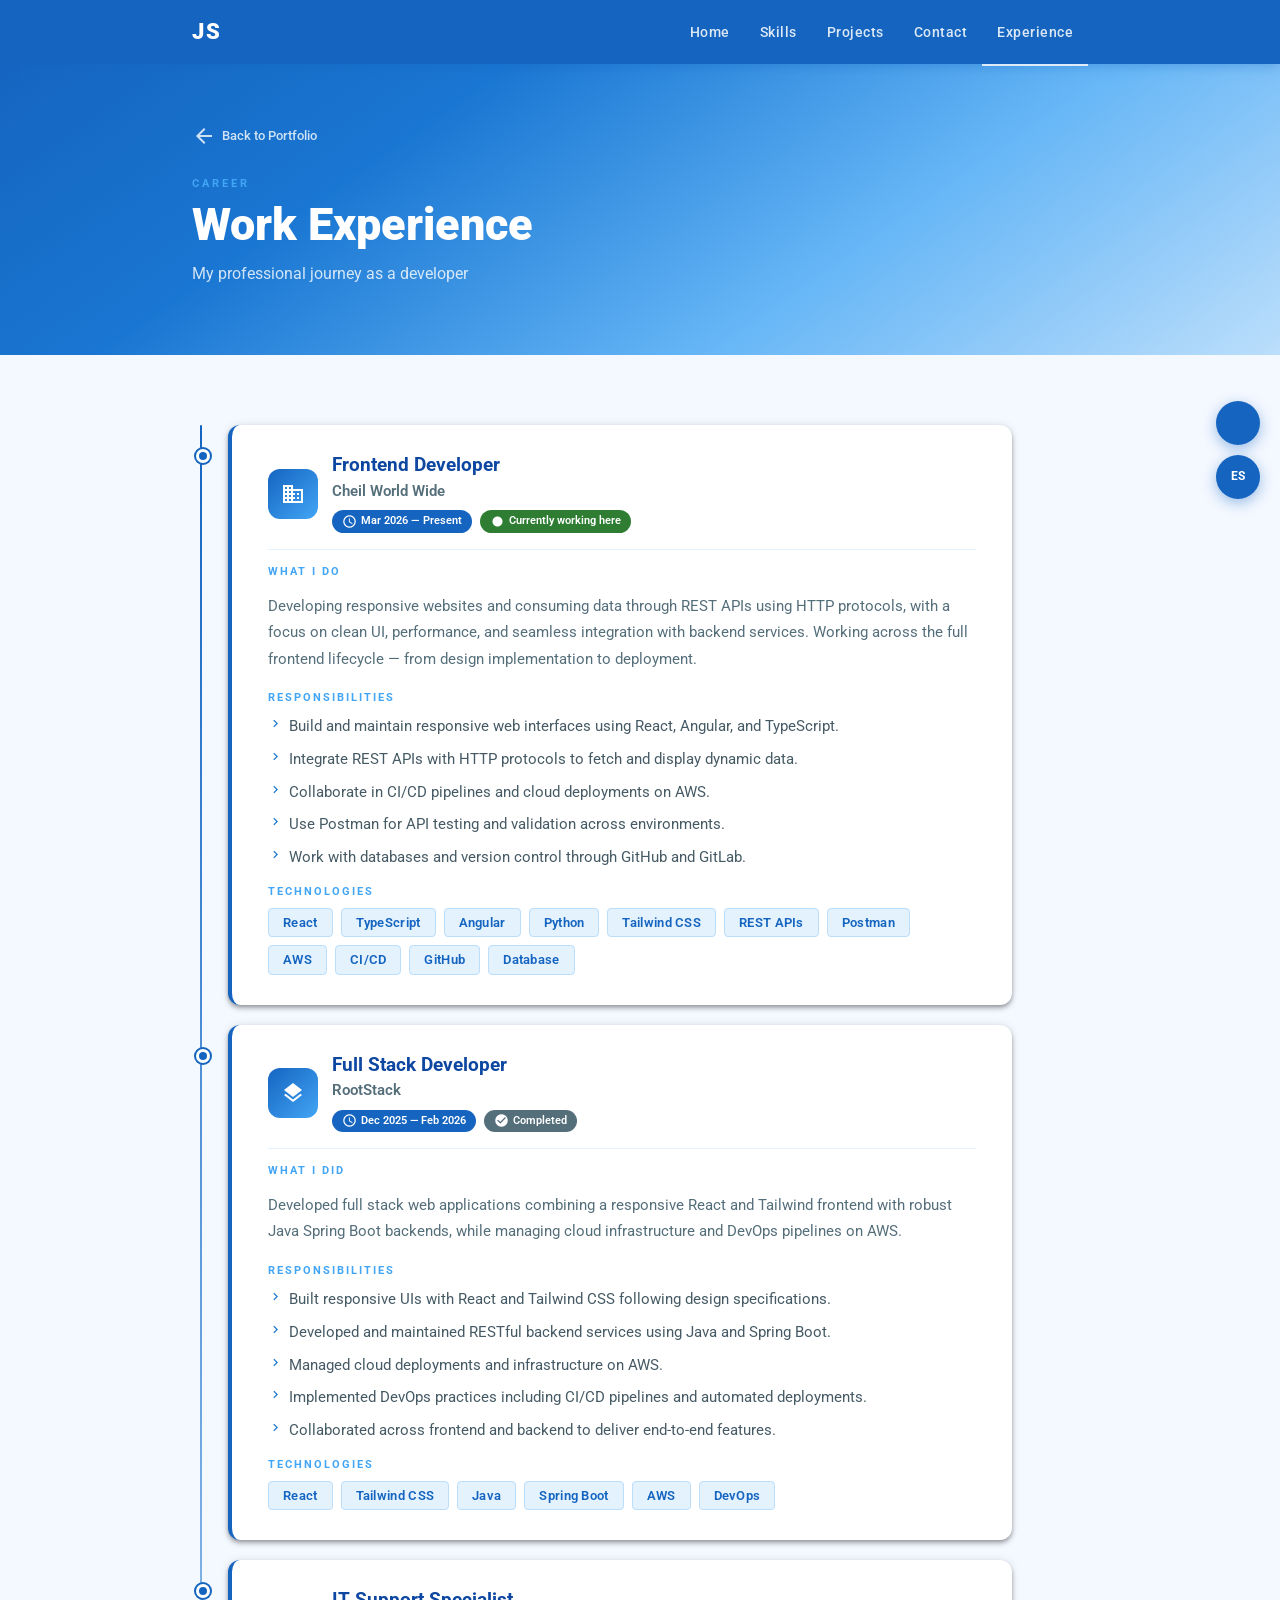
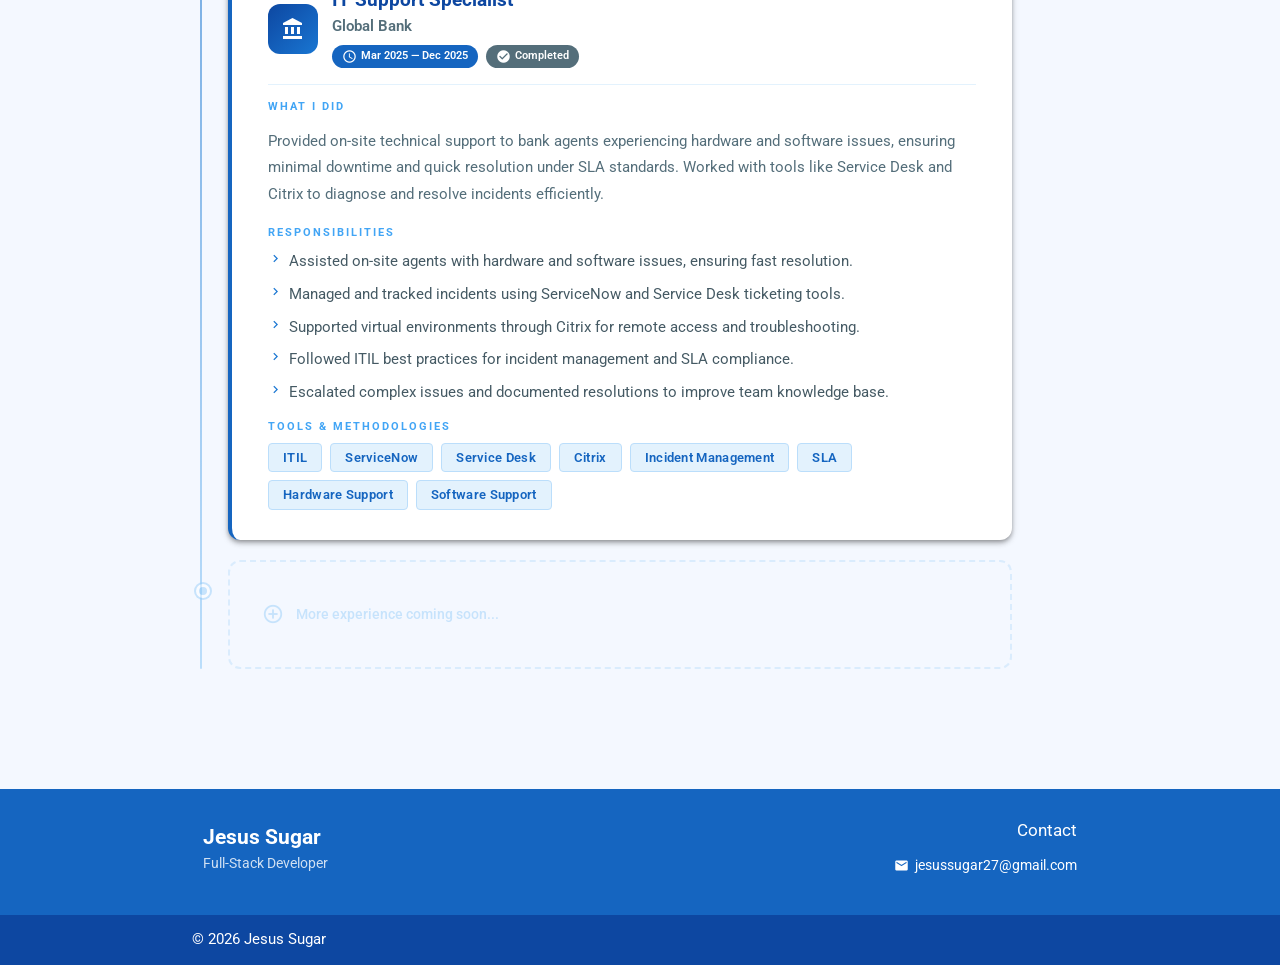
<file: experience.html>
<!DOCTYPE html>
<html lang="en">
<head>
    <meta charset="UTF-8">
    <meta name="viewport" content="width=device-width, initial-scale=1.0">
    <meta name="description" content="Jesus Sugar - Work Experience">
    <link rel="stylesheet" href="https://cdnjs.cloudflare.com/ajax/libs/materialize/1.0.0/css/materialize.min.css">
    <link href="https://fonts.googleapis.com/icon?family=Material+Icons" rel="stylesheet">
    <link href="https://fonts.googleapis.com/css2?family=Roboto:wght@300;400;500;700;900&display=swap" rel="stylesheet">
    <link rel="stylesheet" href="Style.css">
    <link rel="stylesheet" href="experience.css">
    <title>Experience - Jesus Sugar</title>
</head>
<body>

    <header>
        <nav class="top-nav">
            <div class="nav-wrapper container">
                <a href="index.html" class="brand-logo">JS</a>
                <a href="#" data-target="mobile-nav-exp" class="sidenav-trigger right">
                    <i class="material-icons">menu</i>
                </a>
                <ul class="right hide-on-med-and-down">
                    <li><a href="index.html#hero"           data-i18n="nav.home">Home</a></li>
                    <li><a href="index.html#technologies"   data-i18n="nav.skills">Skills</a></li>
                    <li><a href="index.html#projects"       data-i18n="nav.projects">Projects</a></li>
                    <li><a href="index.html#contact"        data-i18n="nav.contact">Contact</a></li>
                    <li><a href="experience.html" class="nav-active" data-i18n="nav.experience">Experience</a></li>
                </ul>
            </div>
        </nav>
        <ul class="sidenav" id="mobile-nav-exp">
            <li><a href="index.html#hero"           data-i18n="nav.home">Home</a></li>
            <li><a href="index.html#technologies"   data-i18n="nav.skills">Skills</a></li>
            <li><a href="experience.html"           data-i18n="nav.experience">Experience</a></li>
            <li><a href="index.html#projects"       data-i18n="nav.projects">Projects</a></li>
            <li><a href="index.html#contact"        data-i18n="nav.contact">Contact</a></li>
        </ul>
    </header>

    <main>

        <section class="exp-page-hero">
            <div class="container">
                <a href="index.html" class="back-link">
                    <i class="material-icons">arrow_back</i>
                    <span data-i18n="exp.backlink">Back to Portfolio</span>
                </a>
                <span class="section-label" data-i18n="exp.career">CAREER</span>
                <h1 class="exp-page-title" data-i18n="exp.title">Work Experience</h1>
                <p class="exp-page-subtitle" data-i18n="exp.subtitle">My professional journey as a developer</p>
            </div>
        </section>

        <section class="exp-timeline-section">
            <div class="container">
                <div class="timeline exp-full-timeline">

                    <!-- Cheil World Wide -->
                    <div class="timeline-item">
                        <div class="timeline-dot"></div>
                        <div class="timeline-card exp-card-full z-depth-2">
                            <div class="exp-card-top">
                                <div class="exp-card-logo"><i class="material-icons">business</i></div>
                                <div class="exp-card-meta">
                                    <h2 class="exp-role-large" data-i18n="exp.cheil.role">Frontend Developer</h2>
                                    <p class="exp-company-large">Cheil World Wide</p>
                                    <div class="exp-meta-row">
                                        <span class="exp-badge"><i class="material-icons tiny">schedule</i> Mar 2026 — <span data-i18n="exp.present">Present</span></span>
                                        <span class="exp-badge exp-badge-green"><i class="material-icons tiny">fiber_manual_record</i> <span data-i18n="exp.badge.current">Currently working here</span></span>
                                    </div>
                                </div>
                            </div>
                            <div class="exp-divider"></div>
                            <h6 class="exp-section-label" data-i18n="exp.whatido">What I do</h6>
                            <p class="exp-description-full" data-i18n="exp.cheil.desc">Developing responsive websites and consuming data through REST APIs using HTTP protocols, with a focus on clean UI, performance, and seamless integration with backend services. Working across the full frontend lifecycle — from design implementation to deployment.</p>
                            <h6 class="exp-section-label" data-i18n="exp.resp">Responsibilities</h6>
                            <ul class="exp-bullets">
                                <li><i class="material-icons tiny">chevron_right</i><span data-i18n="exp.cheil.b1">Build and maintain responsive web interfaces using React, Angular, and TypeScript.</span></li>
                                <li><i class="material-icons tiny">chevron_right</i><span data-i18n="exp.cheil.b2">Integrate REST APIs with HTTP protocols to fetch and display dynamic data.</span></li>
                                <li><i class="material-icons tiny">chevron_right</i><span data-i18n="exp.cheil.b3">Collaborate in CI/CD pipelines and cloud deployments on AWS.</span></li>
                                <li><i class="material-icons tiny">chevron_right</i><span data-i18n="exp.cheil.b4">Use Postman for API testing and validation across environments.</span></li>
                                <li><i class="material-icons tiny">chevron_right</i><span data-i18n="exp.cheil.b5">Work with databases and version control through GitHub and GitLab.</span></li>
                            </ul>
                            <h6 class="exp-section-label" data-i18n="exp.tech">Technologies</h6>
                            <div class="exp-tags exp-tags-large">
                                <span class="exp-tag">React</span><span class="exp-tag">TypeScript</span><span class="exp-tag">Angular</span>
                                <span class="exp-tag">Python</span><span class="exp-tag">Tailwind CSS</span><span class="exp-tag">REST APIs</span>
                                <span class="exp-tag">Postman</span><span class="exp-tag">AWS</span><span class="exp-tag">CI/CD</span>
                                <span class="exp-tag">GitHub</span><span class="exp-tag">Database</span>
                            </div>
                        </div>
                    </div>

                    <!-- RootStack -->
                    <div class="timeline-item">
                        <div class="timeline-dot"></div>
                        <div class="timeline-card exp-card-full z-depth-2">
                            <div class="exp-card-top">
                                <div class="exp-card-logo"><i class="material-icons">layers</i></div>
                                <div class="exp-card-meta">
                                    <h2 class="exp-role-large" data-i18n="exp.root.role">Full Stack Developer</h2>
                                    <p class="exp-company-large">RootStack</p>
                                    <div class="exp-meta-row">
                                        <span class="exp-badge"><i class="material-icons tiny">schedule</i> Dec 2025 — Feb 2026</span>
                                        <span class="exp-badge exp-badge-gray"><i class="material-icons tiny">check_circle</i> <span data-i18n="exp.badge.completed">Completed</span></span>
                                    </div>
                                </div>
                            </div>
                            <div class="exp-divider"></div>
                            <h6 class="exp-section-label" data-i18n="exp.whatidid">What I did</h6>
                            <p class="exp-description-full" data-i18n="exp.root.desc">Developed full stack web applications combining a responsive React and Tailwind frontend with robust Java Spring Boot backends, while managing cloud infrastructure and DevOps pipelines on AWS.</p>
                            <h6 class="exp-section-label" data-i18n="exp.resp">Responsibilities</h6>
                            <ul class="exp-bullets">
                                <li><i class="material-icons tiny">chevron_right</i><span data-i18n="exp.root.b1">Built responsive UIs with React and Tailwind CSS following design specifications.</span></li>
                                <li><i class="material-icons tiny">chevron_right</i><span data-i18n="exp.root.b2">Developed and maintained RESTful backend services using Java and Spring Boot.</span></li>
                                <li><i class="material-icons tiny">chevron_right</i><span data-i18n="exp.root.b3">Managed cloud deployments and infrastructure on AWS.</span></li>
                                <li><i class="material-icons tiny">chevron_right</i><span data-i18n="exp.root.b4">Implemented DevOps practices including CI/CD pipelines and automated deployments.</span></li>
                                <li><i class="material-icons tiny">chevron_right</i><span data-i18n="exp.root.b5">Collaborated across frontend and backend to deliver end-to-end features.</span></li>
                            </ul>
                            <h6 class="exp-section-label" data-i18n="exp.tech">Technologies</h6>
                            <div class="exp-tags exp-tags-large">
                                <span class="exp-tag">React</span><span class="exp-tag">Tailwind CSS</span>
                                <span class="exp-tag">Java</span><span class="exp-tag">Spring Boot</span>
                                <span class="exp-tag">AWS</span><span class="exp-tag">DevOps</span>
                            </div>
                        </div>
                    </div>

                    <!-- Global Bank -->
                    <div class="timeline-item">
                        <div class="timeline-dot"></div>
                        <div class="timeline-card exp-card-full z-depth-2">
                            <div class="exp-card-top">
                                <div class="exp-card-logo exp-card-logo-bank"><i class="material-icons">account_balance</i></div>
                                <div class="exp-card-meta">
                                    <h2 class="exp-role-large" data-i18n="exp.bank.role">IT Support Specialist</h2>
                                    <p class="exp-company-large">Global Bank</p>
                                    <div class="exp-meta-row">
                                        <span class="exp-badge"><i class="material-icons tiny">schedule</i> Mar 2025 — Dec 2025</span>
                                        <span class="exp-badge exp-badge-gray"><i class="material-icons tiny">check_circle</i> <span data-i18n="exp.badge.completed">Completed</span></span>
                                    </div>
                                </div>
                            </div>
                            <div class="exp-divider"></div>
                            <h6 class="exp-section-label" data-i18n="exp.whatidid">What I did</h6>
                            <p class="exp-description-full" data-i18n="exp.bank.desc">Provided on-site technical support to bank agents experiencing hardware and software issues, ensuring minimal downtime and quick resolution under SLA standards. Worked with tools like Service Desk and Citrix to diagnose and resolve incidents efficiently.</p>
                            <h6 class="exp-section-label" data-i18n="exp.resp">Responsibilities</h6>
                            <ul class="exp-bullets">
                                <li><i class="material-icons tiny">chevron_right</i><span data-i18n="exp.bank.b1">Assisted on-site agents with hardware and software issues, ensuring fast resolution.</span></li>
                                <li><i class="material-icons tiny">chevron_right</i><span data-i18n="exp.bank.b2">Managed and tracked incidents using ServiceNow and Service Desk ticketing tools.</span></li>
                                <li><i class="material-icons tiny">chevron_right</i><span data-i18n="exp.bank.b3">Supported virtual environments through Citrix for remote access and troubleshooting.</span></li>
                                <li><i class="material-icons tiny">chevron_right</i><span data-i18n="exp.bank.b4">Followed ITIL best practices for incident management and SLA compliance.</span></li>
                                <li><i class="material-icons tiny">chevron_right</i><span data-i18n="exp.bank.b5">Escalated complex issues and documented resolutions to improve team knowledge base.</span></li>
                            </ul>
                            <h6 class="exp-section-label" data-i18n="exp.bank.tools">Tools &amp; Methodologies</h6>
                            <div class="exp-tags exp-tags-large">
                                <span class="exp-tag">ITIL</span><span class="exp-tag">ServiceNow</span><span class="exp-tag">Service Desk</span>
                                <span class="exp-tag">Citrix</span><span class="exp-tag">Incident Management</span><span class="exp-tag">SLA</span>
                                <span class="exp-tag">Hardware Support</span><span class="exp-tag">Software Support</span>
                            </div>
                        </div>
                    </div>

                    <!-- Ghost -->
                    <div class="timeline-item timeline-item-ghost">
                        <div class="timeline-dot timeline-dot-ghost"></div>
                        <div class="timeline-card-ghost">
                            <i class="material-icons">add_circle_outline</i>
                            <p data-i18n="exp.ghost">More experience coming soon...</p>
                        </div>
                    </div>

                </div>
            </div>
        </section>

    </main>

    <footer id="contact" class="page-footer blue darken-3">
        <div class="container">
            <div class="row">
                <div class="col s12 m6">
                    <h5 class="white-text footer-name">Jesus Sugar</h5>
                    <p class="white-text footer-role" data-i18n="footer.role">Full-Stack Developer</p>
                </div>
                <div class="col s12 m6 right-align-on-desktop">
                    <h6 class="white-text" data-i18n="footer.contact">Contact</h6>
                    <p><a href="mailto:jesussugar27@gmail.com" class="white-text footer-link"><i class="material-icons tiny">email</i> jesussugar27@gmail.com</a></p>
                </div>
            </div>
        </div>
        <div class="footer-copyright blue darken-4">
            <div class="container white-text">&copy; 2026 Jesus Sugar</div>
        </div>
    </footer>

    <script src="https://cdnjs.cloudflare.com/ajax/libs/materialize/1.0.0/js/materialize.min.js"></script>
    <script src="main.js"></script>
</body>
</html>
</file>
<file: Style.css>
/* ─── Global ─────────────────────────────────────────────── */
*, *::before, *::after {
    box-sizing: border-box;
}

html, body {
    overflow-x: hidden;
    width: 100%;
}

html {
    scroll-behavior: smooth;
    scroll-padding-top: 64px;
}

body {
    font-family: 'Roboto', sans-serif;
    background-color: #f4f8ff;
    color: #1a1a2e;
    margin: 0;
    padding: 0;
}

/* ─── Navbar ─────────────────────────────────────────────── */
.top-nav {
    background-color: #1565C0;
    position: sticky;
    top: 0;
    z-index: 100;
    box-shadow: 0 2px 12px rgba(21, 101, 192, 0.35);
}

.top-nav .brand-logo {
    font-weight: 900;
    font-size: 22px;
    letter-spacing: 2px;
    color: #ffffff;
}

.top-nav ul a {
    color: rgba(255, 255, 255, 0.85);
    font-weight: 500;
    font-size: 0.9rem;
    letter-spacing: 0.5px;
    transition: color 0.2s;
}

.top-nav ul a:hover {
    color: #ffffff;
    background: transparent;
}

.sidenav a {
    color: #1565C0;
    font-weight: 500;
}

/* ─── Hero ───────────────────────────────────────────────── */
.hero-section {
    background: linear-gradient(145deg, #1565C0 0%, #1976D2 30%, #64B5F6 65%, #BBDEFB 100%);
    padding: 89px 0 90px;
    position: relative;
    overflow: hidden;
    width: 100%;
}

.hero-row {
    min-height: 380px;
    width: 100%;
}

.hero-text-col {
    padding-left: 6% !important;
    padding-right: 16px;
}

.hero-photo-col {
    padding-right: 3% !important;
}

.hero-tag {
    display: inline-block;
    background-color: rgba(255, 255, 255, 0.15);
    color: #ffffff;
    border: 1px solid rgba(255, 255, 255, 0.5);
    border-radius: 20px;
    padding: 4px 14px;
    font-size: 0.8rem;
    font-weight: 600;
    letter-spacing: 1px;
    text-transform: uppercase;
    margin-bottom: 16px;
}

.hero-title {
    font-size: 2.8rem;
    font-weight: 700;
    color: #ffffff;
    line-height: 1.15;
    margin: 0 0 6px;
}

.hero-name {
    font-size: 3.6rem;
    font-weight: 900;
    color: #E3F2FD;
    display: block;
}

.hero-description {
    font-size: 1.05rem;
    line-height: 1.8;
    color: rgba(255, 255, 255, 0.88);
    max-width: 500px;
    margin: 20px 0 32px;
}

.hero-btn {
    border-radius: 6px;
    font-weight: 600;
    letter-spacing: 0.5px;
    color: #ffffff !important;
    box-shadow: 0 4px 16px rgba(0, 0, 0, 0.25);
}

/* Photo with decorative ring */
.hero-photo-col {
    position: relative;
    overflow: visible;
}

.photo-ring {
    display: inline-block;
    position: relative;
}

.photo-ring::before {
    content: '';
    position: absolute;
    inset: -12px;
    border-radius: 50%;
    border: 3px solid #42A5F5;
    opacity: 0.5;
}

.photo-ring::after {
    content: '';
    position: absolute;
    inset: -24px;
    border-radius: 50%;
    border: 1px solid #90CAF9;
    opacity: 0.35;
}

.profile-photo {
    width: 220px;
    height: 220px;
    object-fit: cover;
    border: 4px solid #ffffff;
    box-shadow: 0 12px 40px rgba(21, 101, 192, 0.3);
    display: block;
    margin: 0 auto;
}

/* ─── Floating chips (hero) ──────────────────────────────── */
.floating-chip {
    position: absolute;
    display: flex;
    align-items: center;
    gap: 6px;
    background: rgba(255, 255, 255, 0.92);
    backdrop-filter: blur(6px);
    border-radius: 20px;
    padding: 7px 14px 7px 8px;
    font-size: 0.78rem;
    font-weight: 600;
    color: #1565C0;
    box-shadow: 0 4px 16px rgba(21, 101, 192, 0.18);
    white-space: nowrap;
    animation: floatChip 3.5s ease-in-out infinite;
}

.floating-chip img {
    width: 18px;
    height: 18px;
    object-fit: contain;
}

.fc-1 { top: -18px;  left: -60px;  animation-delay: 0s;    }
.fc-2 { top: -18px;  right: -60px; animation-delay: 0.8s;  }
.fc-3 { bottom: -18px; left: -55px;  animation-delay: 1.6s;  }
.fc-4 { bottom: -18px; right: -55px; animation-delay: 2.4s;  }

@keyframes floatChip {
    0%,  100% { transform: translateY(0);   }
    50%        { transform: translateY(-7px); }
}

/* ─── Skills ─────────────────────────────────────────────── */
.technologies-section {
    padding: 80px 0 60px;
    background-color: #ffffff;
}

.skills-header {
    margin-bottom: 48px;
}

.section-title {
    font-size: 2.2rem;
    font-weight: 700;
    color: #0D47A1;
    margin: 0 0 6px;
}

.section-subtitle {
    font-size: 1rem;
    color: #78909c;
    margin: 0;
}

/* Horizontal category rows */
.skill-group {
    display: flex;
    align-items: center;
    gap: 28px;
    padding: 20px 0;
    border-bottom: 1px solid #E3F2FD;
}

.skill-group.no-border {
    border-bottom: none;
}

.skill-label {
    flex: 0 0 110px;
    font-size: 0.75rem;
    font-weight: 700;
    text-transform: uppercase;
    letter-spacing: 1.5px;
    color: #90CAF9;
    text-align: right;
    padding-right: 20px;
    border-right: 2px solid #BBDEFB;
    white-space: nowrap;
}

.skill-chips {
    display: flex;
    flex-wrap: wrap;
    gap: 12px;
}

/* Chip: icon + label side by side */
.tech-chip {
    display: flex;
    align-items: center;
    gap: 10px;
    background-color: #f4f8ff;
    border: 1px solid #BBDEFB;
    border-radius: 40px;
    padding: 8px 18px 8px 10px;
    cursor: default;
    transition: box-shadow 0.2s, transform 0.2s, border-color 0.2s;
}

.tech-chip:hover {
    transform: translateY(-2px);
    border-color: #90CAF9;
    box-shadow: 0 4px 14px rgba(21, 101, 192, 0.12);
}

.tech-chip img {
    width: 28px;
    height: 28px;
    object-fit: contain;
    flex-shrink: 0;
}

.tech-chip span {
    font-size: 0.9rem;
    font-weight: 500;
    color: #37474f;
    white-space: nowrap;
}

/* ─── Experience ─────────────────────────────────────────── */
.experience-section {
    padding: 80px 0 60px;
    background-color: #f4f8ff;
}

.experience-header {
    margin-bottom: 48px;
}

.timeline {
    position: relative;
    padding-left: 36px;
}

.timeline::before {
    content: '';
    position: absolute;
    left: 8px;
    top: 0;
    bottom: 0;
    width: 2px;
    background: linear-gradient(to bottom, #1565C0, #BBDEFB);
    border-radius: 2px;
}

.timeline-item {
    position: relative;
    margin-bottom: 20px;
}

.timeline-dot {
    position: absolute;
    left: -32px;
    top: 24px;
    width: 14px;
    height: 14px;
    border-radius: 50%;
    background-color: #1565C0;
    border: 3px solid #ffffff;
    box-shadow: 0 0 0 2px #1565C0;
}

.timeline-card {
    background: #ffffff;
    border-radius: 12px;
    padding: 28px 32px;
    border-left: 4px solid #1565C0;
}

.timeline-card-header {
    display: flex;
    justify-content: space-between;
    align-items: flex-start;
    gap: 16px;
    flex-wrap: wrap;
    margin-bottom: 16px;
}

.exp-role {
    font-size: 1.3rem;
    font-weight: 700;
    color: #0D47A1;
    margin: 0 0 4px;
}

.exp-company {
    font-size: 0.95rem;
    color: #546e7a;
    font-weight: 500;
    margin: 0;
    display: flex;
    align-items: center;
    gap: 4px;
}

.exp-date {
    font-size: 0.8rem;
    font-weight: 600;
    color: #ffffff;
    background-color: #1565C0;
    border-radius: 20px;
    padding: 4px 12px;
    white-space: nowrap;
    display: flex;
    align-items: center;
    gap: 4px;
    height: fit-content;
}

.exp-description {
    font-size: 0.98rem;
    line-height: 1.75;
    color: #546e7a;
    margin-bottom: 20px;
}

.exp-tags {
    display: flex;
    flex-wrap: wrap;
    gap: 8px;
}

.exp-tag {
    font-size: 0.78rem;
    font-weight: 600;
    color: #1565C0;
    background-color: #E3F2FD;
    border: 1px solid #BBDEFB;
    border-radius: 4px;
    padding: 3px 10px;
    letter-spacing: 0.3px;
}

/* ─── Projects ───────────────────────────────────────────── */
.projects-section {
    padding: 80px 0 100px;
    background-color: #f4f8ff;
}

.projects-header {
    margin-bottom: 40px;
}

.section-label {
    font-size: 0.72rem;
    font-weight: 700;
    letter-spacing: 3px;
    color: #42A5F5;
    text-transform: uppercase;
    display: block;
    margin-bottom: 6px;
}

/* Wide horizontal project card */
.project-wide-card {
    background: #ffffff;
    border-radius: 16px;
    overflow: hidden;
}

.no-margin {
    margin: 0 !important;
}

.no-padding {
    padding: 0 !important;
}

.project-wide-img {
    width: 100%;
    height: 100%;
    min-height: 300px;
    object-fit: cover;
    display: block;
}

.project-content-col {
    padding: 48px 40px !important;
}

.project-number {
    font-size: 4rem;
    font-weight: 900;
    color: #E3F2FD;
    line-height: 1;
    display: block;
    margin-bottom: -10px;
}

.project-title-wide {
    font-size: 1.8rem;
    font-weight: 700;
    margin: 0 0 12px;
}

.project-title-wide a {
    color: #0D47A1;
    text-decoration: none;
    transition: color 0.2s;
}

.project-title-wide a:hover {
    color: #1976D2;
}

.project-divider {
    width: 40px;
    height: 3px;
    background-color: #42A5F5;
    border-radius: 2px;
    margin-bottom: 20px;
}

.project-desc {
    font-size: 1rem;
    line-height: 1.75;
    color: #546e7a;
    margin-bottom: 24px;
}

.project-icons {
    display: flex;
    align-items: center;
    gap: 10px;
    margin-bottom: 28px;
}

.project-icon {
    width: 38px;
    height: 28px;
    object-fit: contain;
}

[data-theme="dark"] .project-icon-express {
    filter: brightness(1.35);
}

.project-btn {
    border-radius: 6px;
    font-weight: 600;
}

/* ─── Portfolio preview (project 02) ────────────────────── */
.project-portfolio-preview {
    width: 100%;
    height: 100%;
    min-height: 300px;
    background: linear-gradient(145deg, #1565C0 0%, #1976D2 30%, #64B5F6 65%, #BBDEFB 100%);
    display: flex;
    flex-direction: column;
    overflow: hidden;
}

.preview-navbar {
    background-color: rgba(21, 101, 192, 0.9);
    display: flex;
    align-items: center;
    justify-content: space-between;
    padding: 10px 16px;
}

.preview-logo {
    color: #fff;
    font-weight: 900;
    font-size: 13px;
    letter-spacing: 1px;
}

.preview-nav-links {
    display: flex;
    gap: 8px;
}

.preview-nav-links span {
    display: block;
    width: 30px;
    height: 5px;
    background: rgba(255,255,255,0.5);
    border-radius: 3px;
}

.preview-hero {
    flex: 1;
    display: flex;
    align-items: center;
    justify-content: space-between;
    padding: 24px 20px;
    gap: 16px;
}

.preview-text-lines {
    display: flex;
    flex-direction: column;
    gap: 8px;
    flex: 1;
}

.preview-line {
    display: block;
    height: 8px;
    background: rgba(255,255,255,0.6);
    border-radius: 4px;
}

.preview-line-sm  { width: 45%; }
.preview-line-lg  { width: 85%; background: rgba(255,255,255,0.9); height: 14px; }
.preview-line-md  { width: 70%; }

.preview-circle {
    width: 70px;
    height: 70px;
    border-radius: 50%;
    background: rgba(255,255,255,0.3);
    border: 3px solid rgba(255,255,255,0.6);
    flex-shrink: 0;
}

.project-features {
    display: flex;
    flex-wrap: wrap;
    gap: 8px;
    margin-bottom: 20px;
}

.project-feature-tag {
    font-size: 0.75rem;
    font-weight: 600;
    color: #2B6CB0;
    background-color: #EBF8FF;
    border: 1px solid #BEE3F8;
    border-radius: 4px;
    padding: 3px 10px;
    letter-spacing: 0.3px;
}

/* ─── Footer ─────────────────────────────────────────────── */
.page-footer {
    margin-top: 0;
}

.footer-name {
    font-size: 1.4rem;
    font-weight: 700;
    margin-bottom: 4px;
}

.footer-role {
    font-size: 0.9rem;
    opacity: 0.8;
    margin: 0;
}

.right-align-on-desktop {
    text-align: right;
}

.footer-link {
    display: inline-flex;
    align-items: center;
    gap: 6px;
    font-size: 0.95rem;
    transition: opacity 0.2s;
}

.footer-link:hover {
    opacity: 0.75;
}

/* ─── Dark mode ─────────────────────────────────────────────── */
[data-theme="dark"] body                  { background-color: #0d1117; color: #e6edf3; }
[data-theme="dark"] .technologies-section { background-color: #161b22; }
[data-theme="dark"] .projects-section      { background-color: #0d1117; }
[data-theme="dark"] .experience-section    { background-color: #0d1117; }
[data-theme="dark"] .project-wide-card     { background-color: #161b22; }
[data-theme="dark"] .timeline-card         { background-color: #161b22; }
[data-theme="dark"] .tech-chip             { background-color: #21262d; border-color: #30363d; }
[data-theme="dark"] .tech-chip span        { color: #c9d1d9; }
[data-theme="dark"] .tech-chip img[alt="Vercel"] { filter: invert(1); }
[data-theme="dark"] .tech-chip img[alt="Railway"] { filter: invert(1); }
[data-theme="dark"] .skill-group           { border-bottom-color: #21262d; }
[data-theme="dark"] .section-title         { color: #58a6ff; }
[data-theme="dark"] .section-subtitle      { color: #8b949e; }
[data-theme="dark"] .skill-label           { color: #388bfd; border-right-color: #30363d; }
[data-theme="dark"] .project-title-wide a  { color: #58a6ff; }
[data-theme="dark"] .project-desc          { color: #8b949e; }
[data-theme="dark"] .project-number        { color: #21262d; }
[data-theme="dark"] .exp-tag               { background-color: #1a2845; color: #58a6ff; border-color: #1f3a6e; }
[data-theme="dark"] .exp-role              { color: #58a6ff; }
[data-theme="dark"] .exp-company           { color: #8b949e; }
[data-theme="dark"] .exp-description       { color: #8b949e; }
[data-theme="dark"] .section-label         { color: #388bfd; }
[data-theme="dark"] .project-divider       { background-color: #388bfd; }
[data-theme="dark"] .project-feature-tag  { background-color: #1a2845; color: #58a6ff; border-color: #1f3a6e; }
[data-theme="dark"] .skills-header,
[data-theme="dark"] .projects-header,
[data-theme="dark"] .experience-header     { color: #e6edf3; }

/* ─── Floating controls (theme + lang) ───────────────────── */
.floating-controls {
    position: fixed;
    right: 20px;
    top: 50%;
    transform: translateY(-50%);
    display: flex;
    flex-direction: column;
    gap: 10px;
    z-index: 998;
}

.floating-controls button {
    width: 44px;
    height: 44px;
    border-radius: 50%;
    background-color: #1565C0;
    color: #ffffff;
    border: none;
    cursor: pointer;
    display: flex;
    align-items: center;
    justify-content: center;
    box-shadow: 0 4px 14px rgba(21, 101, 192, 0.4);
    transition: background-color 0.2s, transform 0.2s;
    font-size: 0.78rem;
    font-weight: 700;
    font-family: 'Roboto', sans-serif;
}

.floating-controls button:hover {
    background-color: #1976D2;
    transform: scale(1.1);
}

/* ─── Scroll reveal ──────────────────────────────────────── */
.reveal {
    opacity: 0;
    transform: translateY(28px);
    transition: opacity 0.55s ease, transform 0.55s ease;
}

.reveal-visible {
    opacity: 1;
    transform: translateY(0);
}

/* ─── Nav active link ────────────────────────────────────── */
.top-nav ul a.nav-current {
    color: #ffffff !important;
    border-bottom: 2px solid rgba(255, 255, 255, 0.8);
}

/* ─── Back to top button ─────────────────────────────────── */
#back-to-top {
    position: fixed;
    bottom: 32px;
    right: 32px;
    width: 46px;
    height: 46px;
    border-radius: 50%;
    background-color: #1565C0;
    color: #ffffff;
    border: none;
    cursor: pointer;
    display: flex;
    align-items: center;
    justify-content: center;
    box-shadow: 0 4px 16px rgba(21, 101, 192, 0.4);
    opacity: 0;
    transform: translateY(16px);
    transition: opacity 0.3s ease, transform 0.3s ease, background-color 0.2s;
    z-index: 999;
    pointer-events: none;
}

#back-to-top.btt-visible {
    opacity: 1;
    transform: translateY(0);
    pointer-events: auto;
}

#back-to-top:hover {
    background-color: #1976D2;
}

/* ─── Responsive tablet ──────────────────────────────────── */
@media (max-width: 992px) {
    .hero-section {
        background: linear-gradient(145deg, #1565C0 0%, #1976D2 30%, #64B5F6 65%, #BBDEFB 100%);
        padding: 60px 0 70px;
    }

    .hero-text-col {
        padding-left: 5% !important;
        padding-right: 5% !important;
    }

    .hero-photo-col {
        padding-right: 5% !important;
    }

    .hero-title {
        font-size: 2.2rem;
    }

    .hero-name {
        font-size: 2.8rem;
    }

    .hero-photo-col {
        margin-top: 40px;
    }

    .skill-group {
        flex-direction: column;
        align-items: flex-start;
        gap: 12px;
    }

    .skill-label {
        border-right: none;
        border-bottom: 2px solid #BBDEFB;
        padding-right: 0;
        padding-bottom: 6px;
        text-align: left;
        flex: none;
    }

    .project-wide-img {
        min-height: 220px;
    }

    .project-portfolio-preview {
        min-height: 220px;
    }

    .project-content-col {
        padding: 32px 24px !important;
    }

    .right-align-on-desktop {
        text-align: left;
        margin-top: 20px;
    }
}

/* ─── Responsive mobile ──────────────────────────────────── */
@media (max-width: 600px) {

    /* Hero */
    .hero-section {
        padding: 44px 0 52px;
    }

    .hero-row {
        min-height: unset;
    }

    .hero-tag {
        font-size: 0.72rem;
        padding: 3px 12px;
    }

    .hero-title {
        font-size: 1.7rem;
    }

    .hero-name {
        font-size: 2.1rem;
    }

    .hero-description {
        font-size: 0.92rem;
        margin: 14px 0 24px;
    }

    .hero-btn {
        width: 100%;
        text-align: center;
    }

    .hero-photo-col {
        margin-top: 36px;
        margin-bottom: 4px;
    }

    .floating-chip {
        display: none;
    }

    .profile-photo {
        width: 150px;
        height: 150px;
    }

    /* Skills */
    .technologies-section {
        padding: 50px 0 36px;
    }

    .skills-header {
        margin-bottom: 28px;
    }

    .section-title {
        font-size: 1.7rem;
    }

    .skill-group {
        padding: 14px 0;
        gap: 10px;
    }

    .skill-chips {
        gap: 8px;
    }

    .tech-chip {
        padding: 6px 12px 6px 8px;
        gap: 7px;
    }

    .tech-chip img {
        width: 22px;
        height: 22px;
    }

    .tech-chip span {
        font-size: 0.82rem;
    }

    /* Experience (index) */
    .experience-section {
        padding: 50px 0 36px;
    }

    .timeline {
        padding-left: 26px;
    }

    .timeline::before {
        left: 6px;
    }

    .timeline-dot {
        left: -22px;
        width: 12px;
        height: 12px;
        top: 20px;
    }

    .timeline-card {
        padding: 18px 16px;
    }

    .exp-role {
        font-size: 1.1rem;
    }

    .exp-date {
        font-size: 0.72rem;
        padding: 3px 10px;
    }

    .exp-tags {
        gap: 6px;
    }

    .exp-tag {
        font-size: 0.72rem;
        padding: 2px 8px;
    }

    /* Projects */
    .projects-section {
        padding: 50px 0 60px;
    }

    .projects-header {
        margin-bottom: 24px;
    }

    .project-wide-img {
        min-height: 180px;
        max-height: 220px;
    }

    .project-portfolio-preview {
        min-height: 180px;
    }

    .project-content-col {
        padding: 22px 18px !important;
    }

    .project-number {
        font-size: 2.2rem;
    }

    .project-title-wide {
        font-size: 1.3rem;
    }

    .project-desc {
        font-size: 0.92rem;
    }

    .project-btn {
        width: 100%;
        text-align: center;
    }

    /* Footer */
    .footer-name {
        font-size: 1.2rem;
    }
}
</file>
<file: experience.css>
/* ─── Experience Page ────────────────────────────────────── */

.nav-active {
    border-bottom: 2px solid rgba(255, 255, 255, 0.8) !important;
}

/* ─── Page Hero ──────────────────────────────────────────── */
.exp-page-hero {
    background: linear-gradient(145deg, #1565C0 0%, #1976D2 30%, #64B5F6 65%, #BBDEFB 100%);
    padding: 60px 0 70px;
}

.back-link {
    display: inline-flex;
    align-items: center;
    gap: 6px;
    color: rgba(255, 255, 255, 0.8);
    font-size: 0.88rem;
    font-weight: 500;
    text-decoration: none;
    margin-bottom: 28px;
    transition: color 0.2s;
}

.back-link:hover {
    color: #ffffff;
}

.exp-page-title {
    font-size: 3rem;
    font-weight: 900;
    color: #ffffff;
    margin: 8px 0 12px;
    line-height: 1.1;
}

.exp-page-subtitle {
    font-size: 1.05rem;
    color: rgba(255, 255, 255, 0.8);
    margin: 0;
}

/* ─── Full Timeline ──────────────────────────────────────── */
.exp-timeline-section {
    padding: 70px 0 100px;
    background-color: #f4f8ff;
}

.exp-full-timeline {
    max-width: 820px;
}

/* ─── Expanded Card ──────────────────────────────────────── */
.exp-card-full {
    border-radius: 12px !important;
    padding: 30px 36px !important;
    border-left: 4px solid #1565C0;
}

.exp-card-top {
    display: flex;
    align-items: center;
    gap: 14px;
    margin-bottom: 16px;
}

.exp-card-logo {
    width: 50px;
    height: 50px;
    border-radius: 12px;
    background: linear-gradient(135deg, #1565C0, #42A5F5);
    display: flex;
    align-items: center;
    justify-content: center;
    flex-shrink: 0;
}

.exp-card-logo-bank {
    background: linear-gradient(135deg, #0D47A1, #1976D2);
}

.exp-card-logo i {
    color: #ffffff;
    font-size: 24px !important;
    width: 24px !important;
    height: 24px !important;
}

.exp-role-large {
    font-size: 1.25rem;
    font-weight: 700;
    color: #0D47A1;
    margin: 0 0 4px;
}

.exp-company-large {
    font-size: 1rem;
    color: #546e7a;
    font-weight: 600;
    margin: 0 0 8px;
}

.exp-meta-row {
    display: flex;
    gap: 8px;
    flex-wrap: wrap;
    align-items: center;
}

.exp-badge {
    display: inline-flex;
    align-items: center;
    gap: 4px;
    font-size: 0.72rem;
    font-weight: 600;
    color: #ffffff;
    background-color: #1565C0;
    border-radius: 20px;
    padding: 3px 10px;
}

.exp-badge-green {
    background-color: #2E7D32;
}

.exp-badge-gray {
    background-color: #546e7a;
}

.exp-divider {
    height: 1px;
    background-color: #E3F2FD;
    margin: 0 0 16px;
}

.exp-section-label {
    font-size: 0.75rem;
    font-weight: 700;
    letter-spacing: 2px;
    color: #42A5F5;
    text-transform: uppercase;
    margin: 0 0 10px;
}

.exp-description-full {
    font-size: 1rem;
    line-height: 1.75;
    color: #546e7a;
    margin-bottom: 20px;
}

.exp-bullets {
    list-style: none;
    padding: 0;
    margin: 0 0 16px;
}

.exp-bullets li {
    display: flex;
    align-items: flex-start;
    gap: 6px;
    font-size: 1rem;
    color: #455a64;
    line-height: 1.65;
    margin-bottom: 8px;
}

.exp-bullets li i {
    color: #1976D2;
    flex-shrink: 0;
    margin-top: 2px;
}

.exp-tags-large {
    gap: 8px;
}

.exp-tags-large .exp-tag {
    font-size: 0.85rem;
    padding: 4px 14px;
}

/* ─── Ghost (future experience) ─────────────────────────── */
.timeline-item-ghost {
    opacity: 0.45;
}

.timeline-dot-ghost {
    background-color: #90CAF9 !important;
    box-shadow: 0 0 0 2px #90CAF9 !important;
}

.timeline-card-ghost {
    border: 2px dashed #BBDEFB;
    border-radius: 12px;
    padding: 28px 32px;
    display: flex;
    align-items: center;
    gap: 12px;
    color: #90CAF9;
    font-size: 0.95rem;
    font-weight: 500;
}

.timeline-card-ghost i {
    font-size: 22px;
    color: #90CAF9;
}

/* ─── Dark Mode ─────────────────────────────────────────── */
[data-theme="dark"] .exp-timeline-section {
    background-color: #0d1117;
}

[data-theme="dark"] .exp-card-full {
    background-color: #161b22 !important;
    border-left-color: #42A5F5;
}

[data-theme="dark"] .exp-role-large {
    color: #90CAF9;
}

[data-theme="dark"] .exp-company-large {
    color: #8b949e;
}

[data-theme="dark"] .exp-divider {
    background-color: #21262d;
}

[data-theme="dark"] .exp-section-label {
    color: #42A5F5;
}

[data-theme="dark"] .exp-description-full {
    color: #8b949e;
}

[data-theme="dark"] .exp-bullets li {
    color: #c9d1d9;
}

[data-theme="dark"] .exp-bullets li i {
    color: #64B5F6;
}

[data-theme="dark"] .timeline-card-ghost {
    border-color: #21262d;
    color: #30363d;
}

[data-theme="dark"] .timeline-card-ghost i {
    color: #30363d;
}

[data-theme="dark"] .exp-tag {
    background-color: #21262d !important;
    color: #90CAF9 !important;
    border: 1px solid #30363d !important;
}

/* ─── Responsive tablet ──────────────────────────────────── */
@media (max-width: 768px) {
    .exp-full-timeline {
        max-width: 100%;
    }

    .exp-card-full {
        padding: 28px 24px !important;
    }

    .timeline-card-header {
        flex-direction: column;
        gap: 10px;
    }
}

/* ─── Responsive mobile ──────────────────────────────────── */
@media (max-width: 600px) {

    /* Page hero */
    .exp-page-hero {
        padding: 40px 0 52px;
    }

    .exp-page-title {
        font-size: 2rem;
    }

    .exp-page-subtitle {
        font-size: 0.92rem;
    }

    .back-link {
        font-size: 0.82rem;
        margin-bottom: 20px;
    }

    /* Timeline */
    .exp-timeline-section {
        padding: 44px 0 60px;
    }

    .timeline {
        padding-left: 26px;
    }

    .timeline::before {
        left: 6px;
    }

    .timeline-dot {
        left: -22px;
        width: 12px;
        height: 12px;
        top: 20px;
    }

    /* Card */
    .exp-card-full {
        padding: 20px 16px !important;
        border-left-width: 3px;
    }

    .exp-card-top {
        flex-direction: column;
        gap: 14px;
    }

    .exp-card-logo {
        width: 46px;
        height: 46px;
        border-radius: 10px;
    }

    .exp-card-logo i {
        font-size: 22px !important;
        width: 22px !important;
        height: 22px !important;
    }

    .exp-role-large {
        font-size: 1.25rem;
    }

    .exp-company-large {
        font-size: 0.9rem;
    }

    .exp-meta-row {
        flex-direction: column;
        align-items: flex-start;
        gap: 8px;
    }

    .exp-badge {
        font-size: 0.72rem;
        padding: 3px 10px;
    }

    .exp-description-full {
        font-size: 0.92rem;
        margin-bottom: 20px;
    }

    .exp-section-label {
        font-size: 0.68rem;
        margin-bottom: 10px;
    }

    .exp-bullets li {
        font-size: 0.88rem;
        gap: 6px;
    }

    .exp-tags-large {
        gap: 7px;
    }

    .exp-tags-large .exp-tag {
        font-size: 0.76rem;
        padding: 4px 10px;
    }

    /* Ghost card */
    .timeline-card-ghost {
        padding: 18px 16px;
        font-size: 0.88rem;
    }
}
</file>
